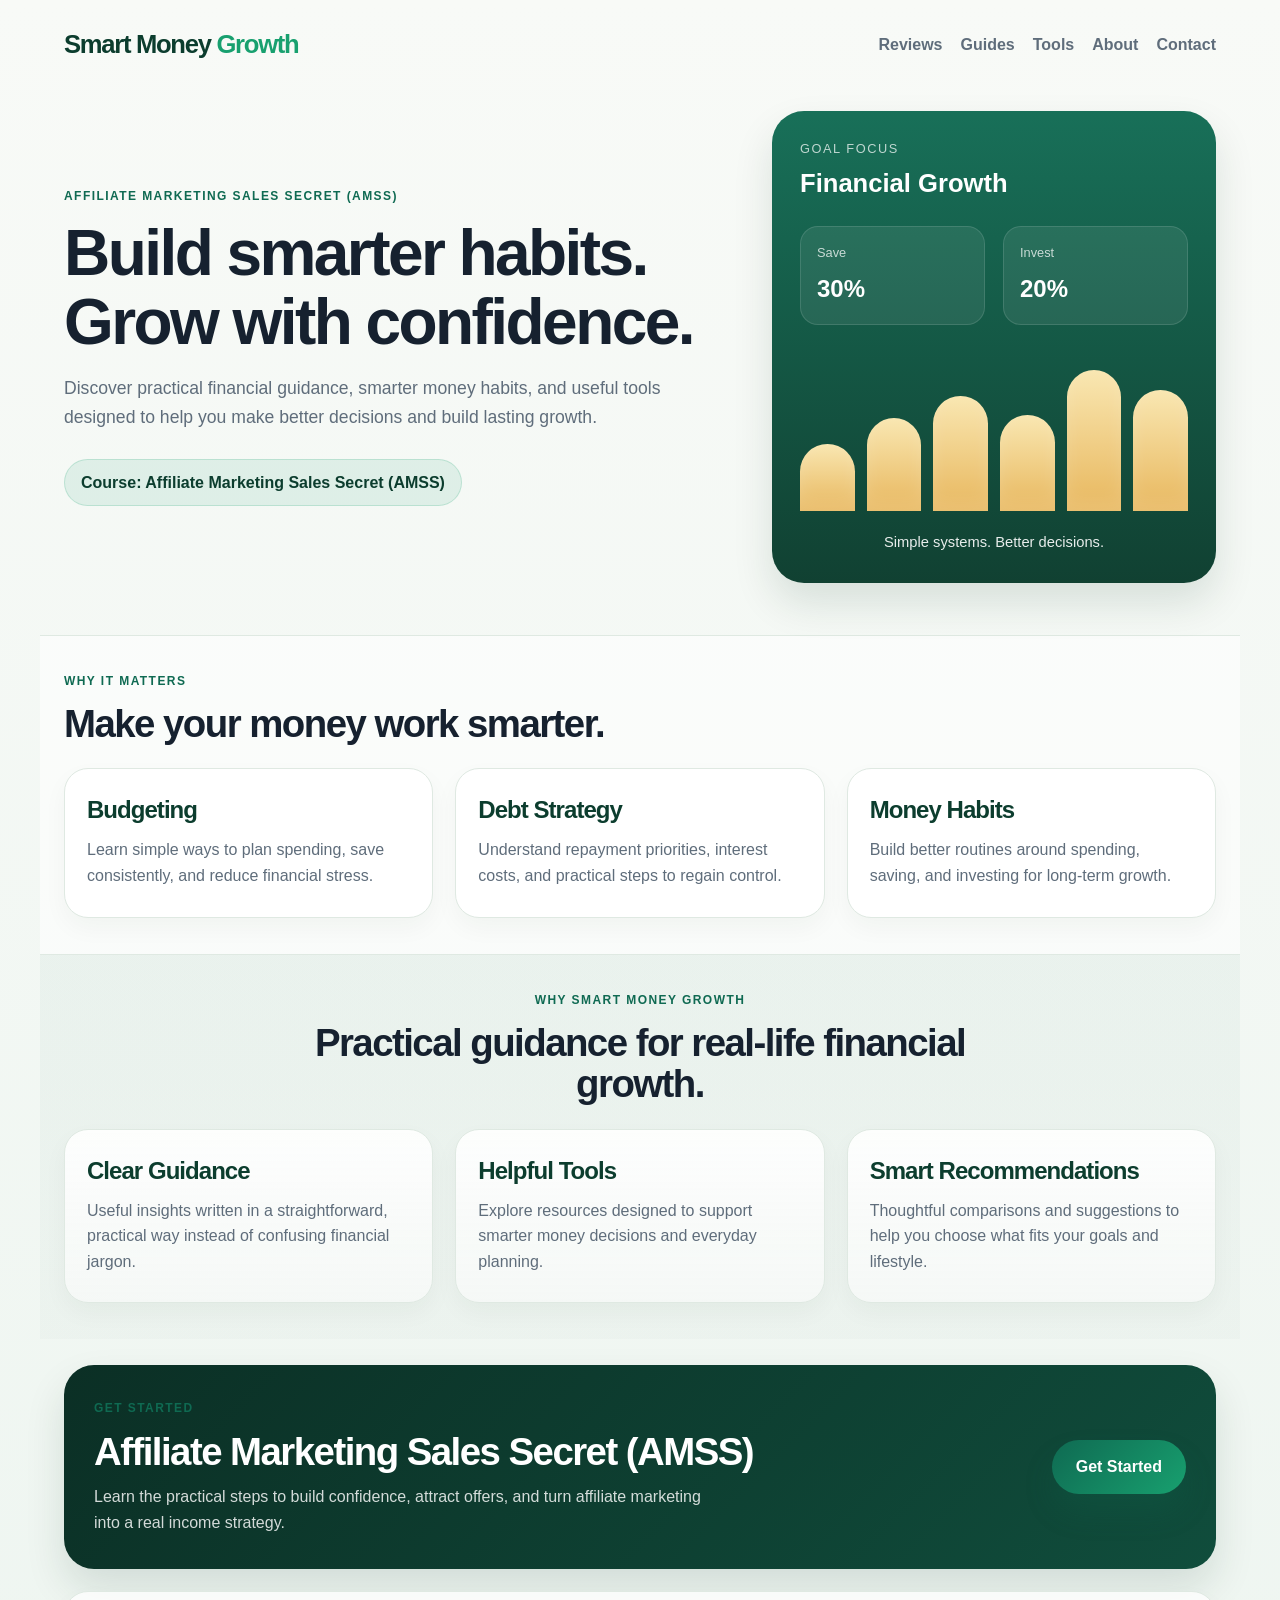
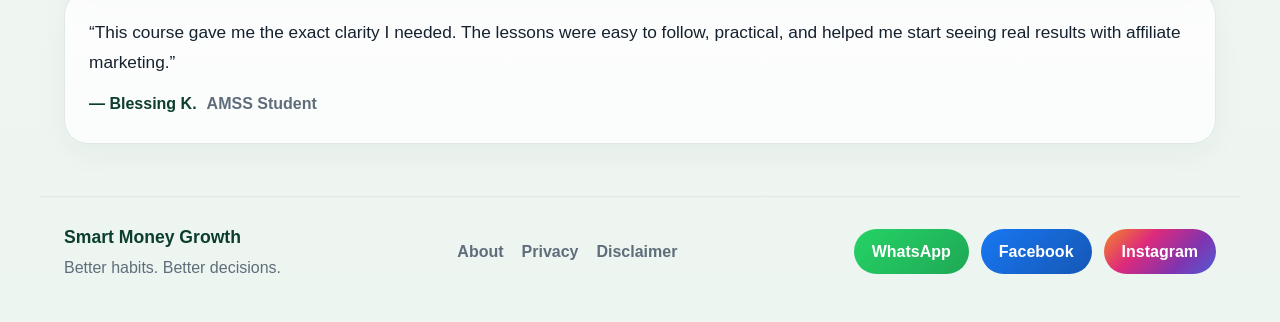
<file: index.html>
<!doctype html>
<html lang="en">
  <head>
    <meta charset="utf-8" />
    <meta name="viewport" content="width=device-width, initial-scale=1" />
    <meta
      name="description"
      content="Smart Money Growth helps people build better financial habits, explore practical tools, and make smarter decisions for long-term growth."
    />
    <title>Smart Money Growth | Better Habits. Better Decisions.</title>
    <link rel="stylesheet" href="style.css" />
  </head>
  <body>
    <header class="topbar">
      <a class="brand" href="index.html">Smart Money <span>Growth</span></a>
      <nav class="nav-links" aria-label="Main navigation">
        <a href="reviews.html">Reviews</a>
        <a href="guides.html">Guides</a>
        <a href="tools.html">Tools</a>
        <a href="about.html">About</a>
        <a href="contact.html">Contact</a>
      </nav>
    </header>

    <main>
      <section class="hero section">
        <div class="hero-copy">
          <p class="eyebrow">Affiliate Marketing Sales Secret (AMSS)</p>
          <h1>Build smarter habits. Grow with confidence.</h1>
          <p class="intro">
            Discover practical financial guidance, smarter money habits, and useful tools designed to help you make better decisions and build lasting growth.
          </p>

          <p class="course-tag">Course: Affiliate Marketing Sales Secret (AMSS)</p>
        </div>

        <div class="hero-card" aria-label="Financial summary card">
          <div class="metric">
            <span class="label">Goal Focus</span>
            <strong>Financial Growth</strong>
          </div>

          <div class="metric-row">
            <div>
              <span>Save</span>
              <strong>30%</strong>
            </div>
            <div>
              <span>Invest</span>
              <strong>20%</strong>
            </div>
          </div>

          <div class="chart-bars" aria-hidden="true">
            <span style="height: 42%"></span>
            <span style="height: 58%"></span>
            <span style="height: 72%"></span>
            <span style="height: 60%"></span>
            <span style="height: 88%"></span>
            <span style="height: 76%"></span>
          </div>

          <div class="mini-note">Simple systems. Better decisions.</div>
        </div>
      </section>

      <section class="section section-light">
        <div class="section-heading">
          <p class="eyebrow">Why it matters</p>
          <h2>Make your money work smarter.</h2>
        </div>

        <div class="cards">
          <article class="card">
            <h3>Budgeting</h3>
            <p>Learn simple ways to plan spending, save consistently, and reduce financial stress.</p>
          </article>
          <article class="card">
            <h3>Debt Strategy</h3>
            <p>Understand repayment priorities, interest costs, and practical steps to regain control.</p>
          </article>
          <article class="card">
            <h3>Money Habits</h3>
            <p>Build better routines around spending, saving, and investing for long-term growth.</p>
          </article>
        </div>
      </section>

      <section class="section section-dark">
        <div class="section-heading centered">
          <p class="eyebrow">Why Smart Money Growth</p>
          <h2>Practical guidance for real-life financial growth.</h2>
        </div>

        <div class="cards cards-alt">
          <article class="card">
            <h3>Clear Guidance</h3>
            <p>Useful insights written in a straightforward, practical way instead of confusing financial jargon.</p>
          </article>
          <article class="card">
            <h3>Helpful Tools</h3>
            <p>Explore resources designed to support smarter money decisions and everyday planning.</p>
          </article>
          <article class="card">
            <h3>Smart Recommendations</h3>
            <p>Thoughtful comparisons and suggestions to help you choose what fits your goals and lifestyle.</p>
          </article>
        </div>
      </section>

      <section class="section cta-section">
        <div class="cta-box">
          <div class="cta-copy">
            <p class="eyebrow">Get Started</p>
            <h2>Affiliate Marketing Sales Secret (AMSS)</h2>
            <p>
              Learn the practical steps to build confidence, attract offers, and turn affiliate marketing into a real income strategy.
            </p>
          </div>

          <div class="cta-actions">
            <a class="btn btn-primary" href="https://selar.com/p/k4gk?affiliate=s2ba" target="_blank" rel="noopener noreferrer">Get Started</a>
          </div>
        </div>

        <div class="testimonial">
          <p class="quote">
            “This course gave me the exact clarity I needed. The lessons were easy to follow, practical, and helped me start seeing real results with affiliate marketing.”
          </p>
          <div class="person">
            <strong>— Blessing K.</strong>
            <span>AMSS Student</span>
          </div>
        </div>
      </section>
    </main>

    <footer class="footer">
      <div class="footer-brand">
        <strong>Smart Money Growth</strong>
        <span>Better habits. Better decisions.</span>
      </div>

      <div class="footer-links">
        <a href="about.html">About</a>
        <a href="privacy.html">Privacy</a>
        <a href="disclaimer.html">Disclaimer</a>
      </div>

      <div class="social-links" aria-label="Social media links">
        <a class="social-btn wa" href="https://wa.me/2348026260383" target="_blank" rel="noopener noreferrer">WhatsApp</a>
        <a class="social-btn fb" href="https://www.facebook.com/profile.php?id=615915225431801" target="_blank" rel="noopener noreferrer">Facebook</a>
        <a class="social-btn ig" href="https://www.instagram.com/abayaezekiel5/" target="_blank" rel="noopener noreferrer">Instagram</a>
      </div>
    </footer>
  </body>
</html>
</file>
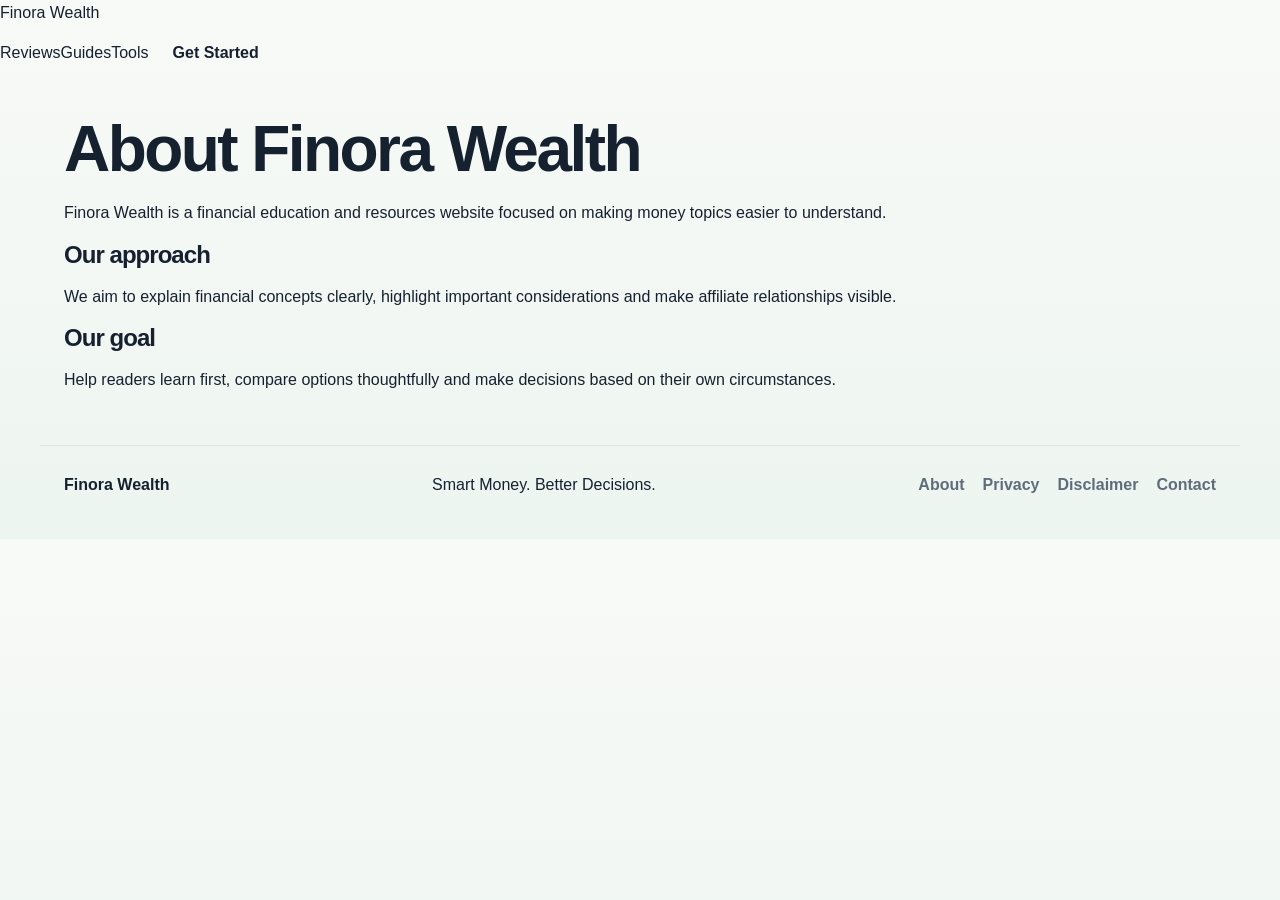
<file: about.html>
<!doctype html><html lang="en"><head><meta charset="utf-8"><meta name="viewport" content="width=device-width,initial-scale=1"><meta name="description" content="Finora Wealth — practical financial education, tools and researched recommendations."><title>About Finora Wealth</title><link rel="stylesheet" href="style.css"></head><body>
<header class="nav"><a class="logo" href="index.html">Finora <span>Wealth</span></a><nav class="links"><a href="reviews.html">Reviews</a><a href="guides.html">Guides</a><a href="tools.html">Tools</a><a class="btn" href="tools.html">Get Started</a></nav></header>

<main><section class="section article"><h1>About Finora Wealth</h1><p>Finora Wealth is a financial education and resources website focused on making money topics easier to understand.</p><h2>Our approach</h2><p>We aim to explain financial concepts clearly, highlight important considerations and make affiliate relationships visible.</p><h2>Our goal</h2><p>Help readers learn first, compare options thoughtfully and make decisions based on their own circumstances.</p></section></main>
<footer class="footer"><strong>Finora Wealth</strong><span>Smart Money. Better Decisions.</span><div class="footer-links"><a href="about.html">About</a><a href="privacy.html">Privacy</a><a href="disclaimer.html">Disclaimer</a><a href="contact.html">Contact</a></div></footer>
</body></html>
</file>
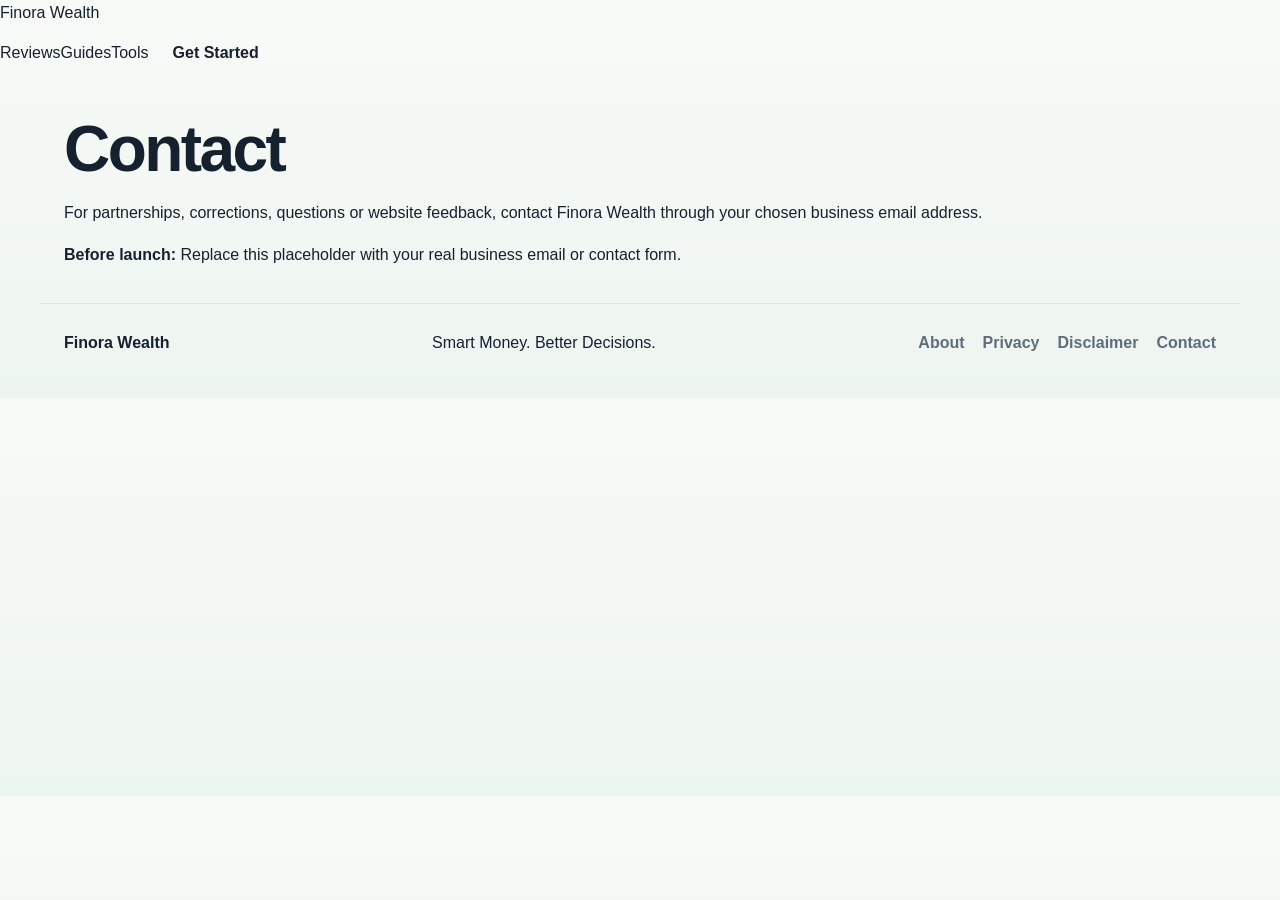
<file: contact.html>
<!doctype html><html lang="en"><head><meta charset="utf-8"><meta name="viewport" content="width=device-width,initial-scale=1"><meta name="description" content="Finora Wealth — practical financial education, tools and researched recommendations."><title>Contact Finora Wealth</title><link rel="stylesheet" href="style.css"></head><body>
<header class="nav"><a class="logo" href="index.html">Finora <span>Wealth</span></a><nav class="links"><a href="reviews.html">Reviews</a><a href="guides.html">Guides</a><a href="tools.html">Tools</a><a class="btn" href="tools.html">Get Started</a></nav></header>

<main><section class="section article"><h1>Contact</h1><p>For partnerships, corrections, questions or website feedback, contact Finora Wealth through your chosen business email address.</p><div class="notice"><strong>Before launch:</strong> Replace this placeholder with your real business email or contact form.</div></section></main>
<footer class="footer"><strong>Finora Wealth</strong><span>Smart Money. Better Decisions.</span><div class="footer-links"><a href="about.html">About</a><a href="privacy.html">Privacy</a><a href="disclaimer.html">Disclaimer</a><a href="contact.html">Contact</a></div></footer>
</body></html>
</file>
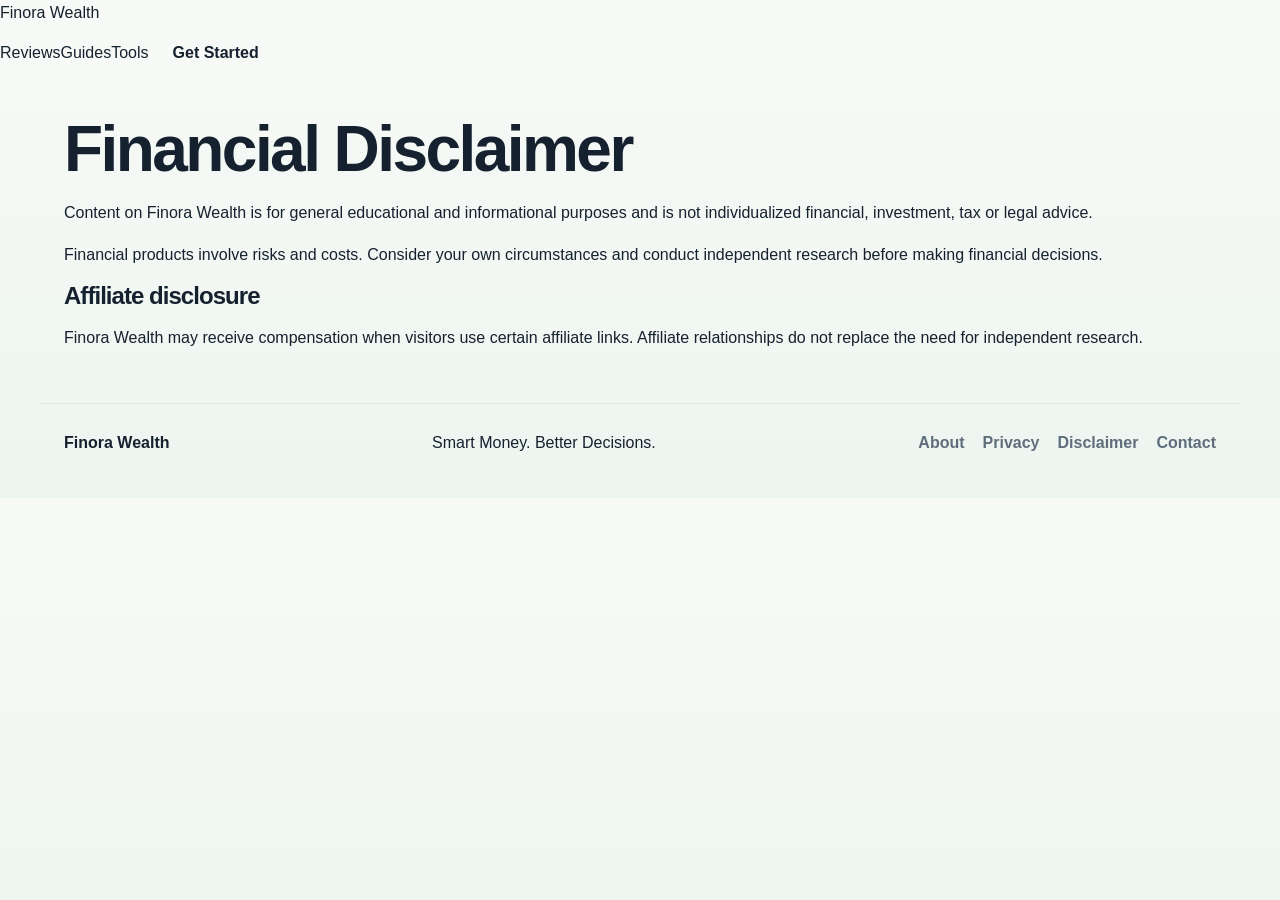
<file: disclaimer.html>
<!doctype html><html lang="en"><head><meta charset="utf-8"><meta name="viewport" content="width=device-width,initial-scale=1"><meta name="description" content="Finora Wealth — practical financial education, tools and researched recommendations."><title>Disclaimer — Finora Wealth</title><link rel="stylesheet" href="style.css"></head><body>
<header class="nav"><a class="logo" href="index.html">Finora <span>Wealth</span></a><nav class="links"><a href="reviews.html">Reviews</a><a href="guides.html">Guides</a><a href="tools.html">Tools</a><a class="btn" href="tools.html">Get Started</a></nav></header>

<main><section class="section article"><h1>Financial Disclaimer</h1><p>Content on Finora Wealth is for general educational and informational purposes and is not individualized financial, investment, tax or legal advice.</p><p>Financial products involve risks and costs. Consider your own circumstances and conduct independent research before making financial decisions.</p><h2>Affiliate disclosure</h2><p>Finora Wealth may receive compensation when visitors use certain affiliate links. Affiliate relationships do not replace the need for independent research.</p></section></main>
<footer class="footer"><strong>Finora Wealth</strong><span>Smart Money. Better Decisions.</span><div class="footer-links"><a href="about.html">About</a><a href="privacy.html">Privacy</a><a href="disclaimer.html">Disclaimer</a><a href="contact.html">Contact</a></div></footer>
</body></html>
</file>
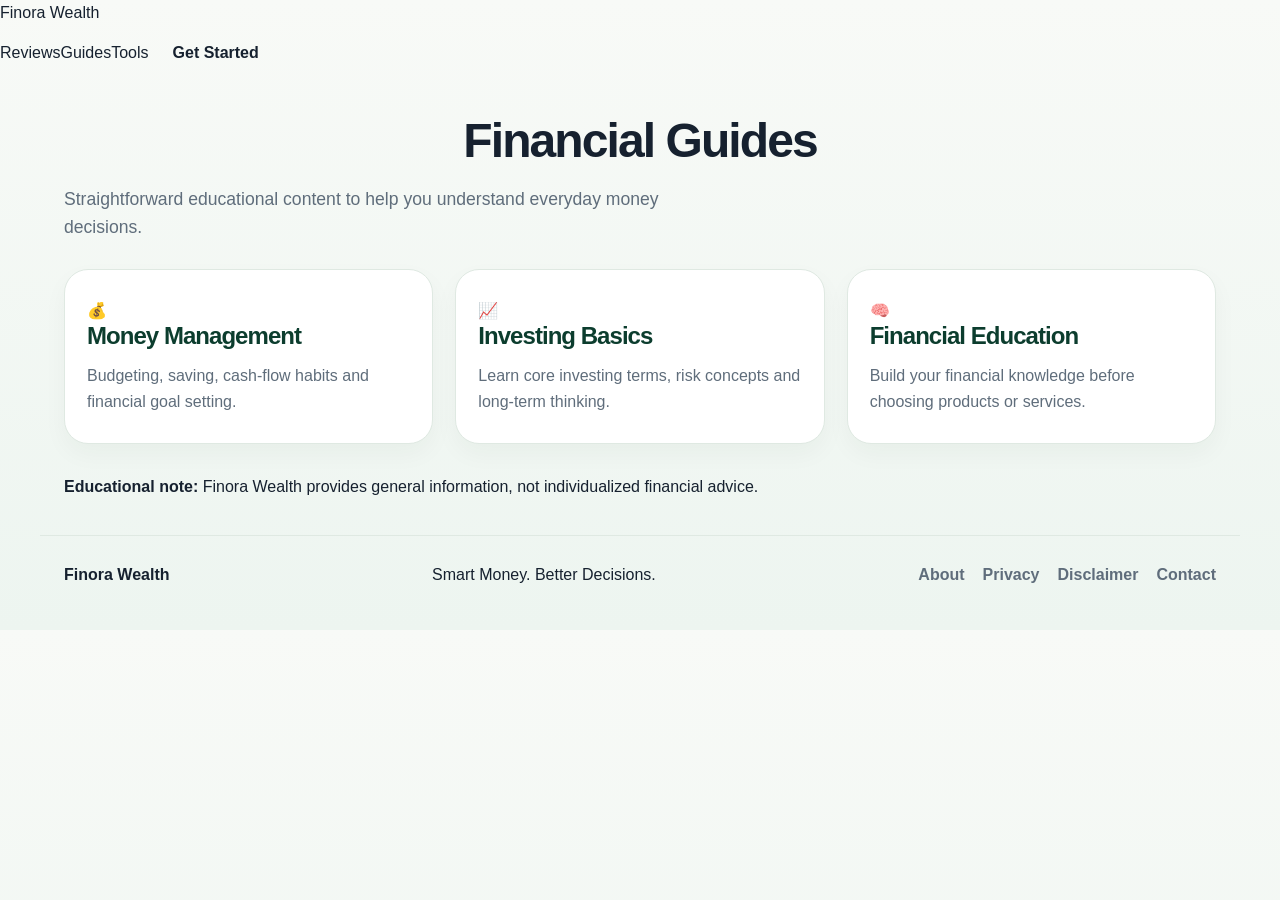
<file: guides.html>
<!doctype html><html lang="en"><head><meta charset="utf-8"><meta name="viewport" content="width=device-width,initial-scale=1"><meta name="description" content="Finora Wealth — practical financial education, tools and researched recommendations."><title>Financial Guides — Finora Wealth</title><link rel="stylesheet" href="style.css"></head><body>
<header class="nav"><a class="logo" href="index.html">Finora <span>Wealth</span></a><nav class="links"><a href="reviews.html">Reviews</a><a href="guides.html">Guides</a><a href="tools.html">Tools</a><a class="btn" href="tools.html">Get Started</a></nav></header>

<main><section class="section"><h1 style="text-align:center;font-size:48px">Financial Guides</h1><p class="intro">Straightforward educational content to help you understand everyday money decisions.</p><div class="cards"><article class="card"><div class="icon">💰</div><h3>Money Management</h3><p>Budgeting, saving, cash-flow habits and financial goal setting.</p></article><article class="card"><div class="icon">📈</div><h3>Investing Basics</h3><p>Learn core investing terms, risk concepts and long-term thinking.</p></article><article class="card"><div class="icon">🧠</div><h3>Financial Education</h3><p>Build your financial knowledge before choosing products or services.</p></article></div><div class="notice" style="margin-top:30px"><strong>Educational note:</strong> Finora Wealth provides general information, not individualized financial advice.</div></section></main>
<footer class="footer"><strong>Finora Wealth</strong><span>Smart Money. Better Decisions.</span><div class="footer-links"><a href="about.html">About</a><a href="privacy.html">Privacy</a><a href="disclaimer.html">Disclaimer</a><a href="contact.html">Contact</a></div></footer>
</body></html>
</file>
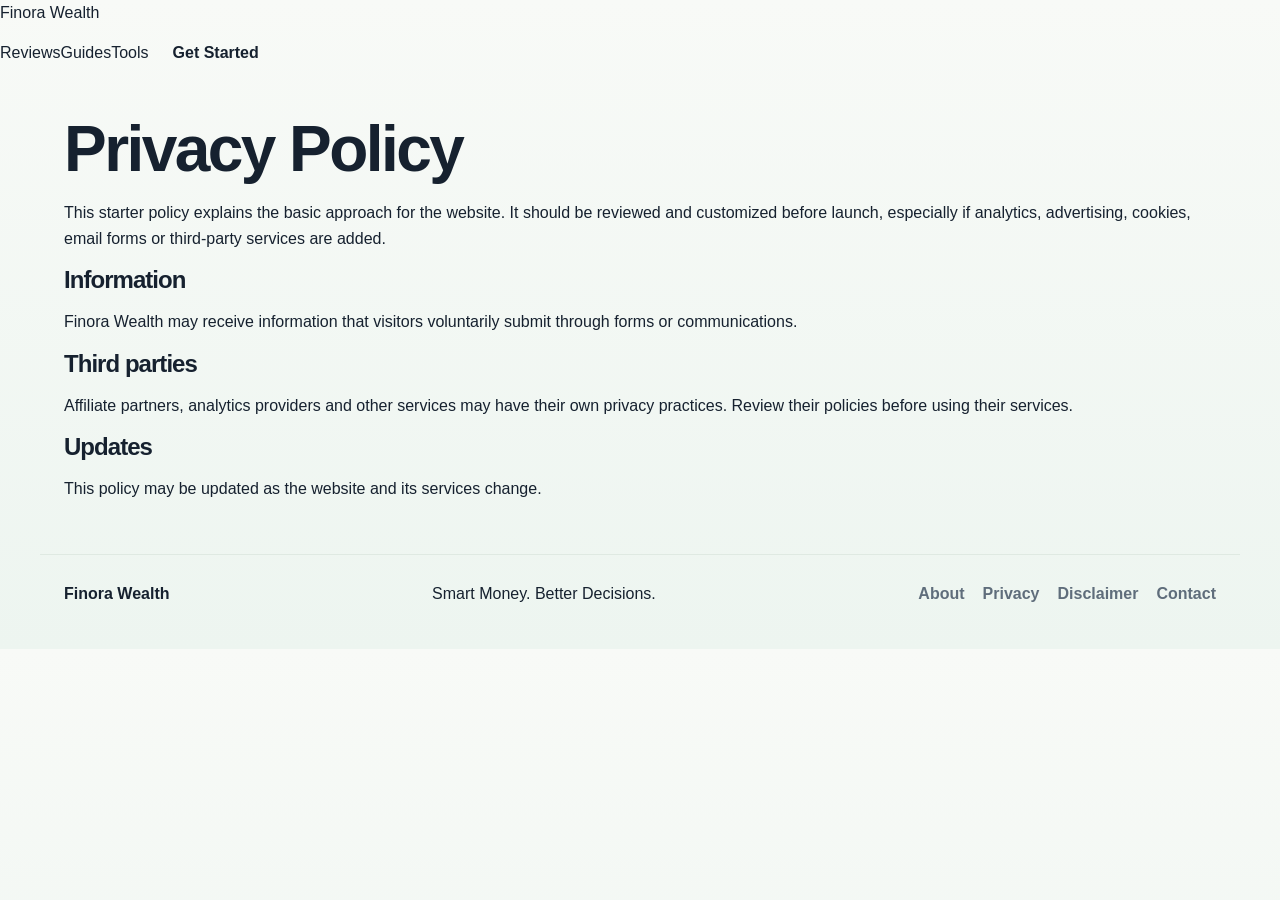
<file: privacy.html>
<!doctype html><html lang="en"><head><meta charset="utf-8"><meta name="viewport" content="width=device-width,initial-scale=1"><meta name="description" content="Finora Wealth — practical financial education, tools and researched recommendations."><title>Privacy Policy — Finora Wealth</title><link rel="stylesheet" href="style.css"></head><body>
<header class="nav"><a class="logo" href="index.html">Finora <span>Wealth</span></a><nav class="links"><a href="reviews.html">Reviews</a><a href="guides.html">Guides</a><a href="tools.html">Tools</a><a class="btn" href="tools.html">Get Started</a></nav></header>

<main><section class="section article"><h1>Privacy Policy</h1><p>This starter policy explains the basic approach for the website. It should be reviewed and customized before launch, especially if analytics, advertising, cookies, email forms or third-party services are added.</p><h2>Information</h2><p>Finora Wealth may receive information that visitors voluntarily submit through forms or communications.</p><h2>Third parties</h2><p>Affiliate partners, analytics providers and other services may have their own privacy practices. Review their policies before using their services.</p><h2>Updates</h2><p>This policy may be updated as the website and its services change.</p></section></main>
<footer class="footer"><strong>Finora Wealth</strong><span>Smart Money. Better Decisions.</span><div class="footer-links"><a href="about.html">About</a><a href="privacy.html">Privacy</a><a href="disclaimer.html">Disclaimer</a><a href="contact.html">Contact</a></div></footer>
</body></html>
</file>
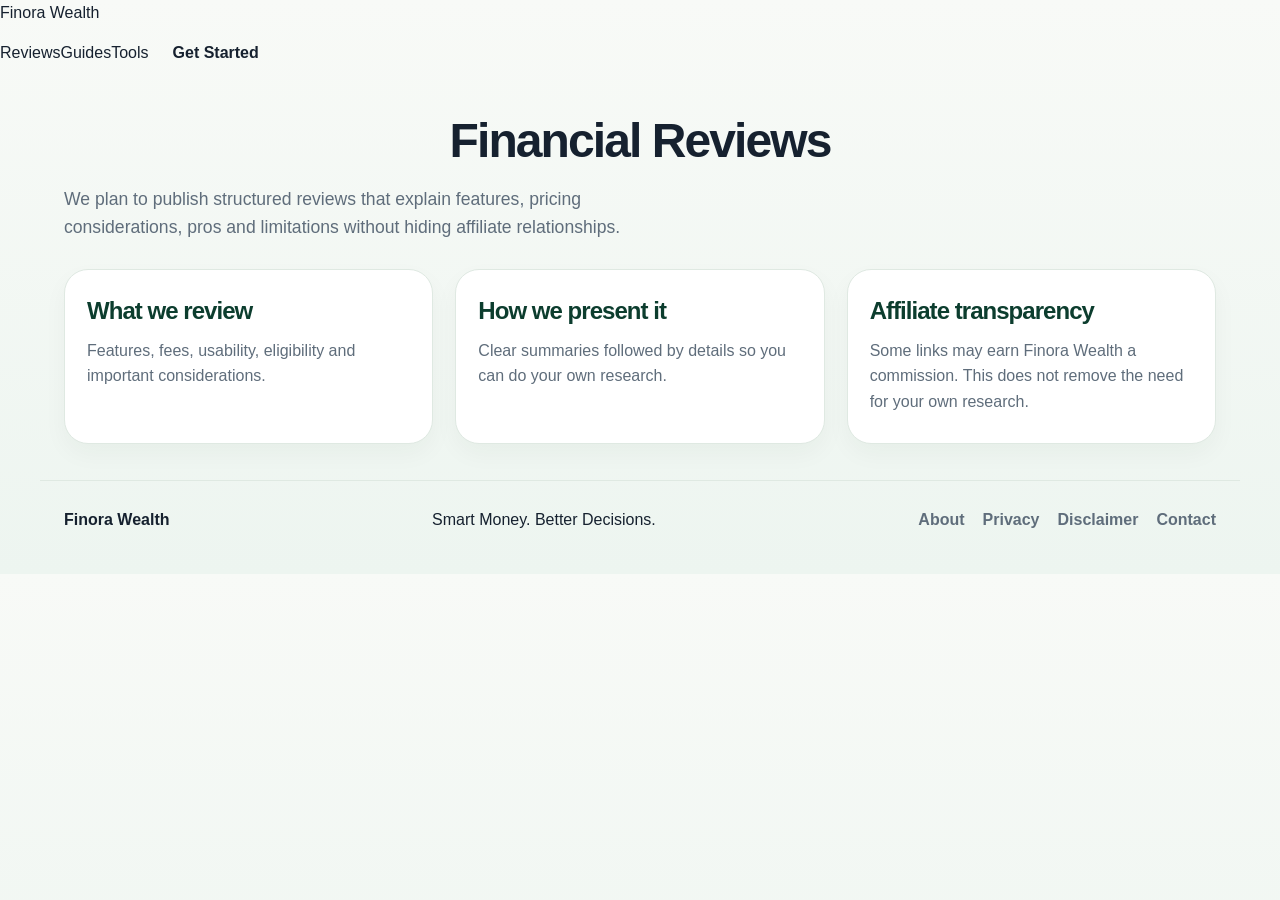
<file: reviews.html>
<!doctype html><html lang="en"><head><meta charset="utf-8"><meta name="viewport" content="width=device-width,initial-scale=1"><meta name="description" content="Finora Wealth — practical financial education, tools and researched recommendations."><title>Financial Reviews — Finora Wealth</title><link rel="stylesheet" href="style.css"></head><body>
<header class="nav"><a class="logo" href="index.html">Finora <span>Wealth</span></a><nav class="links"><a href="reviews.html">Reviews</a><a href="guides.html">Guides</a><a href="tools.html">Tools</a><a class="btn" href="tools.html">Get Started</a></nav></header>

<main><section class="section"><h1 style="text-align:center;font-size:48px">Financial Reviews</h1><p class="intro">We plan to publish structured reviews that explain features, pricing considerations, pros and limitations without hiding affiliate relationships.</p><div class="cards"><article class="card"><h3>What we review</h3><p>Features, fees, usability, eligibility and important considerations.</p></article><article class="card"><h3>How we present it</h3><p>Clear summaries followed by details so you can do your own research.</p></article><article class="card"><h3>Affiliate transparency</h3><p>Some links may earn Finora Wealth a commission. This does not remove the need for your own research.</p></article></div></section></main>
<footer class="footer"><strong>Finora Wealth</strong><span>Smart Money. Better Decisions.</span><div class="footer-links"><a href="about.html">About</a><a href="privacy.html">Privacy</a><a href="disclaimer.html">Disclaimer</a><a href="contact.html">Contact</a></div></footer>
</body></html>
</file>
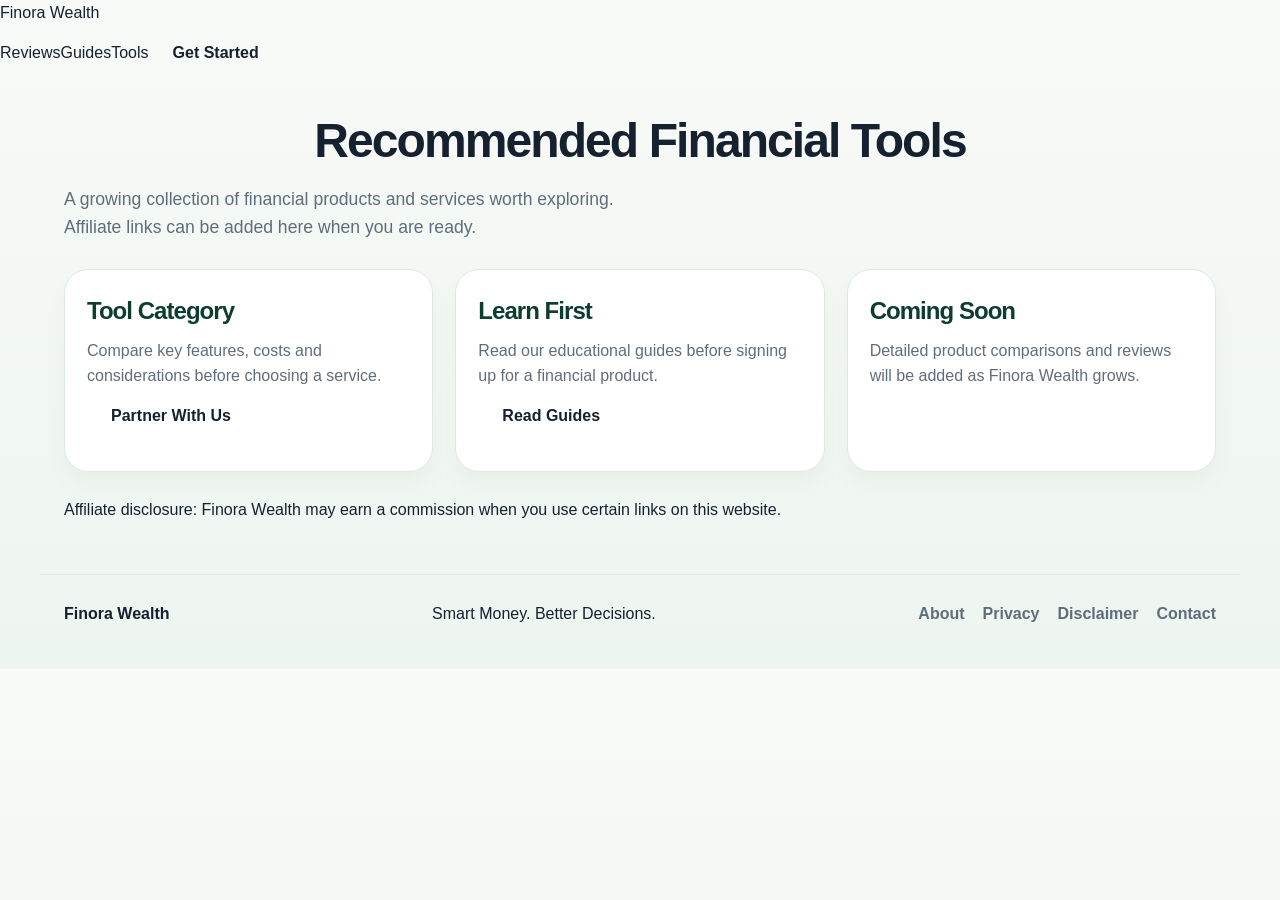
<file: tools.html>
<!doctype html><html lang="en"><head><meta charset="utf-8"><meta name="viewport" content="width=device-width,initial-scale=1"><meta name="description" content="Finora Wealth — practical financial education, tools and researched recommendations."><title>Financial Tools — Finora Wealth</title><link rel="stylesheet" href="style.css"></head><body>
<header class="nav"><a class="logo" href="index.html">Finora <span>Wealth</span></a><nav class="links"><a href="reviews.html">Reviews</a><a href="guides.html">Guides</a><a href="tools.html">Tools</a><a class="btn" href="tools.html">Get Started</a></nav></header>

<main><section class="section"><h1 style="text-align:center;font-size:48px">Recommended Financial Tools</h1><p class="intro">A growing collection of financial products and services worth exploring. Affiliate links can be added here when you are ready.</p><div class="cards"><article class="card"><h3>Tool Category</h3><p>Compare key features, costs and considerations before choosing a service.</p><a class="btn" href="contact.html">Partner With Us</a></article><article class="card"><h3>Learn First</h3><p>Read our educational guides before signing up for a financial product.</p><a class="btn alt" href="guides.html">Read Guides</a></article><article class="card"><h3>Coming Soon</h3><p>Detailed product comparisons and reviews will be added as Finora Wealth grows.</p></article></div><p class="disclaimer" style="margin-top:25px">Affiliate disclosure: Finora Wealth may earn a commission when you use certain links on this website.</p></section></main>
<footer class="footer"><strong>Finora Wealth</strong><span>Smart Money. Better Decisions.</span><div class="footer-links"><a href="about.html">About</a><a href="privacy.html">Privacy</a><a href="disclaimer.html">Disclaimer</a><a href="contact.html">Contact</a></div></footer>
</body></html>
</file>
<file: style.css>
:root {
   --green: #0f6a52;
   --green-2: #18a06f;
   --green-deep: #0c3d2e;
   --gold: #e8b75d;
   --gold-soft: #f9e7b2;
   --ink: #16212f;
   --muted: #5f6d7b;
   --bg: #f4f8f4;
   --card: #ffffff;
   --line: #dfe9e2;
   --shadow: 0 20px 40px rgba(11, 47, 37, 0.12);
 }
 
 * { box-sizing: border-box; }
 html { scroll-behavior: smooth; }
 body {
   margin: 0;
   font-family: Inter, "Segoe UI", Arial, sans-serif;
   background: linear-gradient(180deg, #f8faf7 0%, #edf5f0 100%);
   color: var(--ink);
   line-height: 1.6;
 }
 
 a {
   text-decoration: none;
   color: inherit;
 }
 
 img { max-width: 100%; display: block; }
 
 .topbar {
   max-width: 1200px;
   margin: 0 auto;
   padding: 24px 24px 18px;
   display: flex;
   align-items: center;
   justify-content: space-between;
   gap: 18px;
 }
 
 .brand {
   font-size: clamp(1.4rem, 2vw, 2rem);
   font-weight: 800;
   letter-spacing: -0.05em;
   color: var(--green-deep);
 }
 
 .brand span {
   color: var(--green-2);
 }
 
 .nav-links {
   display: flex;
   align-items: center;
   gap: 18px;
   flex-wrap: wrap;
 }
 
 .nav-links a {
   color: var(--muted);
   font-weight: 600;
   transition: color 0.2s ease;
 }
 
 .nav-links a:hover {
   color: var(--green);
 }
 
 .section {
   max-width: 1200px;
   margin: 0 auto;
   padding: 36px 24px;
 }
 
 .hero {
   display: grid;
   grid-template-columns: 1.2fr 0.8fr;
   align-items: center;
   gap: 42px;
   padding-top: 28px;
   padding-bottom: 52px;
 }
 
 .hero-copy {
   padding-right: 18px;
 }
 
 .eyebrow {
   margin: 0 0 12px;
   text-transform: uppercase;
   letter-spacing: 0.12em;
   font-size: 0.75rem;
   font-weight: 800;
   color: var(--green);
 }
 
 h1, h2, h3 {
   margin: 0 0 14px;
   line-height: 1.08;
   letter-spacing: -0.04em;
 }
 
 h1 {
   font-size: clamp(2.8rem, 5vw, 4.5rem);
   color: var(--ink);
 }
 
 .intro {
   max-width: 610px;
   font-size: 1.1rem;
   color: var(--muted);
   margin-bottom: 28px;
 }

 .course-tag {
   display: inline-block;
   background: rgba(24, 160, 111, 0.1);
   border: 1px solid rgba(24, 160, 111, 0.18);
   color: var(--green-deep);
   border-radius: 999px;
   padding: 10px 16px;
   font-weight: 700;
   margin: 0;
 }
 
 .hero-actions {
   display: flex;
   align-items: center;
   gap: 16px;
   flex-wrap: wrap;
   margin-bottom: 26px;
 }
 
 .btn {
   display: inline-flex;
   align-items: center;
   justify-content: center;
   border-radius: 999px;
   padding: 14px 24px;
   font-weight: 700;
   transition: transform 0.2s ease, box-shadow 0.2s ease, filter 0.2s ease;
 }
 
 .btn:hover {
   transform: translateY(-1px);
 }
 
 .btn-primary {
   background: linear-gradient(135deg, var(--green) 0%, var(--green-2) 100%);
   color: #fff;
   box-shadow: 0 18px 30px rgba(15, 106, 82, 0.2);
 }
 
 .btn-secondary {
   background: #fff;
   color: var(--green-deep);
   border: 1px solid var(--line);
 }
 
 .trust-row {
   display: flex;
   align-items: center;
   gap: 18px;
   flex-wrap: wrap;
   color: var(--green-deep);
   font-weight: 700;
   font-size: 0.95rem;
 }
 
 .trust-row span {
   display: inline-flex;
   align-items: center;
   gap: 8px;
   background: rgba(24, 160, 111, 0.08);
   border: 1px solid rgba(24, 160, 111, 0.12);
   border-radius: 999px;
   padding: 8px 12px;
 }
 
 .hero-card {
   background: linear-gradient(180deg, rgba(15, 106, 82, 0.96), rgba(12, 61, 46, 0.98));
   border-radius: 32px;
   padding: 28px;
   color: #fff;
   box-shadow: var(--shadow);
 }
 
 .metric {
   display: flex;
   flex-direction: column;
   gap: 4px;
   margin-bottom: 22px;
 }
 
 .metric .label {
   font-size: 0.8rem;
   color: rgba(255,255,255,0.72);
   text-transform: uppercase;
   letter-spacing: 0.12em;
 }
 
 .metric strong {
   font-size: clamp(1.5rem, 2vw, 2rem);
 }
 
 .metric-row {
   display: grid;
   grid-template-columns: repeat(2, minmax(0, 1fr));
   gap: 18px;
   margin-bottom: 26px;
 }
 
 .metric-row div {
   background: rgba(255,255,255,0.08);
   border: 1px solid rgba(255,255,255,0.12);
   border-radius: 18px;
   padding: 16px;
 }
 
 .metric-row span {
   display: block;
   color: rgba(255,255,255,0.75);
   font-size: 0.8rem;
   margin-bottom: 6px;
 }
 
 .metric-row strong {
   font-size: 1.5rem;
 }
 
 .chart-bars {
   height: 160px;
   display: flex;
   align-items: end;
   gap: 12px;
   margin-bottom: 20px;
 }
 
 .chart-bars span {
   display: block;
   width: 100%;
   border-radius: 999px 999px 0 0;
   background: linear-gradient(180deg, var(--gold-soft) 0%, var(--gold) 100%);
   box-shadow: inset 0 -10px 18px rgba(255,255,255,0.14);
 }
 
 .mini-note {
   font-size: 0.92rem;
   text-align: center;
   color: rgba(255,255,255,0.9);
 }
 
 .section-light {
   background: rgba(255, 255, 255, 0.6);
   border-top: 1px solid var(--line);
   border-bottom: 1px solid var(--line);
 }
 
 .section-heading {
   margin-bottom: 24px;
 }
 
 .section-heading h2 {
   font-size: clamp(2rem, 3vw, 3rem);
   max-width: 760px;
 }
 
 .centered {
   text-align: center;
 }
 
 .centered h2 {
   margin: 0 auto;
 }
 
 .cards {
   display: grid;
   grid-template-columns: repeat(3, minmax(0, 1fr));
   gap: 22px;
 }
 
 .card {
   background: var(--card);
   border: 1px solid var(--line);
   border-radius: 24px;
   padding: 28px 22px;
   box-shadow: 0 10px 24px rgba(19, 43, 33, 0.04);
 }
 
 .card h3 {
   font-size: 1.5rem;
   color: var(--green-deep);
 }
 
 .card p {
   margin: 0;
   color: var(--muted);
   font-size: 1rem;
 }
 
 .section-dark {
   background: linear-gradient(180deg, rgba(15, 106, 82, 0.04), rgba(12, 61, 46, 0.02));
 }
 
 .cards-alt .card {
   background: linear-gradient(180deg, rgba(255,255,255,0.9) 0%, rgba(245,248,246,1) 100%);
 }
 
 .cta-section {
   padding-top: 26px;
   padding-bottom: 52px;
 }
 
 .cta-box {
   background: linear-gradient(135deg, #0b2f25 0%, #104d3c 100%);
   border-radius: 30px;
   padding: 34px 30px;
   color: #fff;
   display: flex;
   justify-content: space-between;
   align-items: center;
   gap: 28px;
   box-shadow: var(--shadow);
 }
 
 .cta-copy {
   flex: 1;
 }
 
 .cta-copy p:last-child {
   margin: 12px 0 0;
   color: rgba(255,255,255,0.82);
   max-width: 620px;
 }
 
 .cta-box h2 {
   margin: 0;
   font-size: clamp(1.8rem, 3vw, 2.8rem);
 }

 .cta-actions {
   display: flex;
   align-items: center;
   justify-content: center;
 }
 
 .testimonial {
   background: rgba(255,255,255,0.8);
   border: 1px solid var(--line);
   border-radius: 24px;
   padding: 26px 24px;
   margin-top: 22px;
   box-shadow: 0 12px 28px rgba(19, 43, 33, 0.04);
 }

 .testimonial .quote {
   margin: 0 0 14px;
   font-size: 1.08rem;
   color: var(--ink);
   line-height: 1.7;
 }

 .testimonial .person {
   display: flex;
   align-items: center;
   gap: 10px;
   flex-wrap: wrap;
   color: var(--green-deep);
   font-weight: 700;
 }

 .testimonial .person span {
   color: var(--muted);
   font-weight: 600;
 }
 
 .footer {
   max-width: 1200px;
   margin: 0 auto;
   padding: 26px 24px 42px;
   display: flex;
   align-items: center;
   justify-content: space-between;
   gap: 20px;
   flex-wrap: wrap;
   border-top: 1px solid var(--line);
 }
 
 .footer-brand {
   display: flex;
   flex-direction: column;
   gap: 4px;
 }
 
 .footer-brand strong {
   font-size: 1.1rem;
   color: var(--green-deep);
 }
 
 .footer-brand span {
   color: var(--muted);
 }
 
 .footer-links {
   display: flex;
   align-items: center;
   gap: 18px;
   flex-wrap: wrap;
   color: var(--muted);
   font-weight: 600;
 }
 
 .social-links {
   display: flex;
   align-items: center;
   flex-wrap: wrap;
   gap: 12px;
 }
 
 .social-btn {
   display: inline-flex;
   align-items: center;
   justify-content: center;
   padding: 10px 18px;
   border-radius: 999px;
   font-weight: 700;
   color: #fff;
   transition: transform 0.2s ease, filter 0.2s ease;
 }
 
 .social-btn:hover {
   transform: translateY(-1px);
   filter: brightness(1.04);
 }
 
 .social-btn.wa { background: linear-gradient(135deg, #25D366 0%, #1fa855 100%); }
 .social-btn.fb { background: linear-gradient(135deg, #1877f2 0%, #1557b5 100%); }
 .social-btn.ig {
   background: linear-gradient(135deg, #f58529 0%, #dd2a7b 35%, #8134af 70%, #515bd4 100%);
 }
 
 @media (max-width: 900px) {
   .hero {
     grid-template-columns: 1fr;
   }
 
   .cards {
     grid-template-columns: 1fr;
   }
 
   .cta-box {
     flex-direction: column;
     align-items: flex-start;
   }
 }
 
 @media (max-width: 620px) {
   .topbar {
     flex-direction: column;
     align-items: flex-start;
   }
 
   .nav-links {
     gap: 12px;
   }
 
   .hero {
     padding-top: 8px;
   }
 
   .hero-actions,
   .social-links,
   .footer-links {
     width: 100%;
   }
 
   .btn,
   .social-btn {
     width: 100%;
     text-align: center;
   }
 
   .footer {
     align-items: flex-start;
   }
 }
</file>
